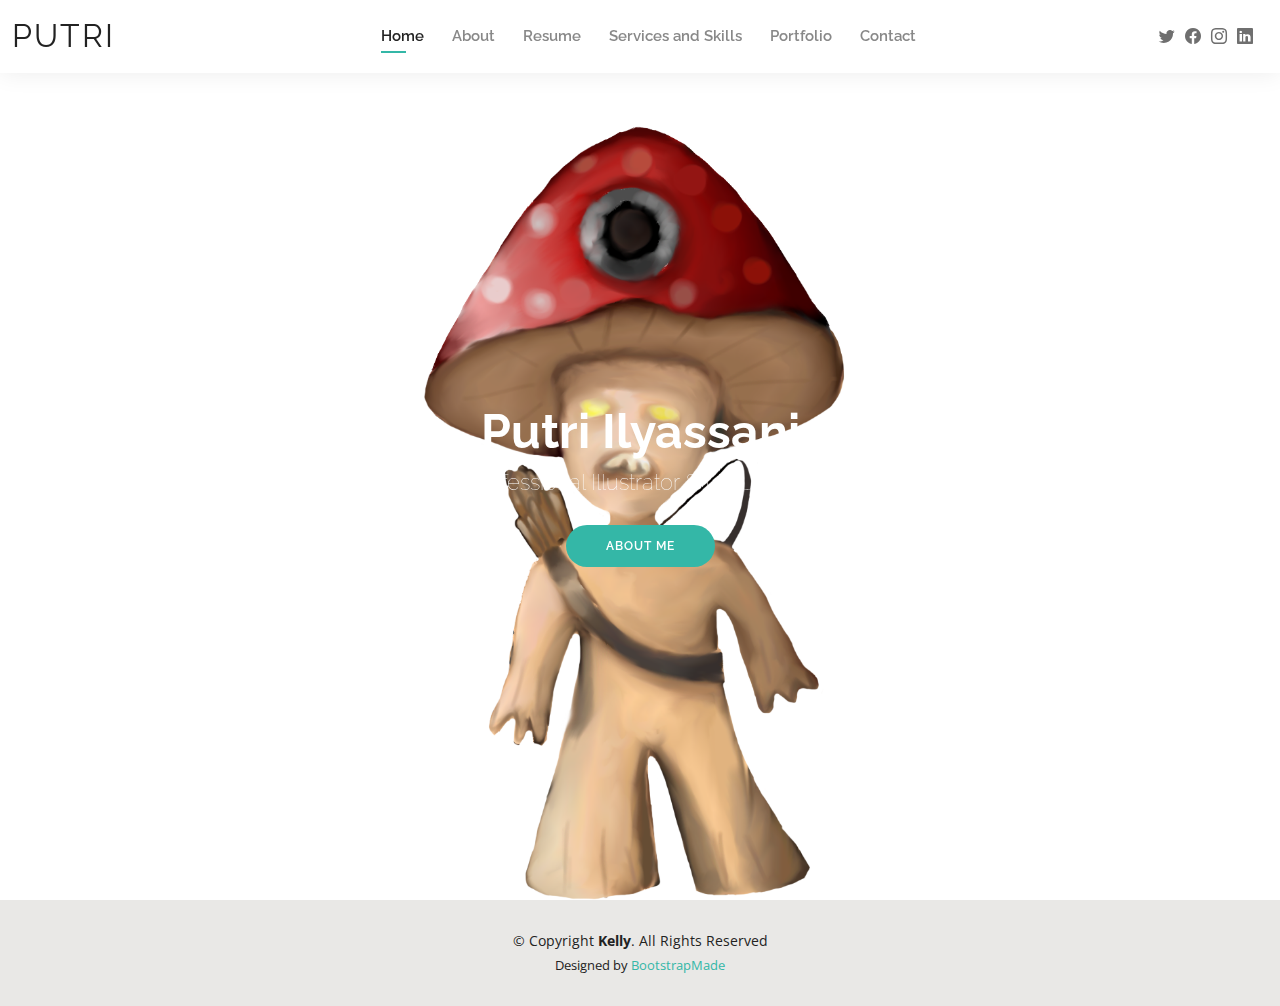
<file: index.html>
<!DOCTYPE html>
<html lang="en">

<head>
  <meta charset="utf-8">
  <meta content="width=device-width, initial-scale=1.0" name="viewport">

  <title>Putri Ilyassani</title>
  <meta content="" name="description">
  <meta content="" name="keywords">

  <!-- Favicons -->
  <link href="assets/img/favicon.png" rel="icon">
  <link href="assets/img/apple-touch-icon.png" rel="apple-touch-icon">

  <!-- Google Fonts -->
  <link href="https://fonts.googleapis.com/css?family=Open+Sans:300,300i,400,400i,600,600i,700,700i|Raleway:300,300i,400,400i,500,500i,600,600i,700,700i|Poppins:300,300i,400,400i,500,500i,600,600i,700,700i" rel="stylesheet">

  <!-- Vendor CSS Files -->
  <link href="assets/vendor/aos/aos.css" rel="stylesheet">
  <link href="assets/vendor/bootstrap/css/bootstrap.min.css" rel="stylesheet">
  <link href="assets/vendor/bootstrap-icons/bootstrap-icons.css" rel="stylesheet">
  <link href="assets/vendor/boxicons/css/boxicons.min.css" rel="stylesheet">
  <link href="assets/vendor/glightbox/css/glightbox.min.css" rel="stylesheet">
  <link href="assets/vendor/swiper/swiper-bundle.min.css" rel="stylesheet">

  <!-- Template Main CSS File -->
  <link href="assets/css/style.css" rel="stylesheet">

  <!-- =======================================================
  * Template Name: Kelly - v4.10.0
  * Template URL: https://bootstrapmade.com/kelly-free-bootstrap-cv-resume-html-template/
  * Author: BootstrapMade.com
  * License: https://bootstrapmade.com/license/
  ======================================================== -->
</head>

<body>

  <!-- ======= Header ======= -->
  <header id="header" class="fixed-top">
    <div class="container-fluid d-flex justify-content-between align-items-center">

      <h1 class="logo me-auto me-lg-0"><a href="index.html">PUTRI</a></h1>
      <!-- Uncomment below if you prefer to use an image logo -->
      <!-- <a href="index.html" class="logo"><img src="assets/img/logo.png" alt="" class="img-fluid"></a>-->

      <nav id="navbar" class="navbar order-last order-lg-0">
        <ul>
          <li><a class="active" href="index.html">Home</a></li>
          <li><a href="about.html">About</a></li>
          <li><a href="resume.html">Resume</a></li>
          <li><a href="services.html">Services and Skills</a></li>
          <li><a href="portfolio.html">Portfolio</a></li>
          <li><a href="contact.html">Contact</a></li>
        </ul>
        <i class="bi bi-list mobile-nav-toggle"></i>
      </nav><!-- .navbar -->

      <div class="header-social-links">
        <a href="#" class="twitter"><i class="bi bi-twitter"></i></a>
        <a href="#" class="facebook"><i class="bi bi-facebook"></i></a>
        <a href="#" class="instagram"><i class="bi bi-instagram"></i></a>
        <a href="#" class="linkedin"><i class="bi bi-linkedin"></i></i></a>
      </div>

    </div>

  </header><!-- End Header -->

  <!-- ======= Hero Section ======= -->
  <section id="hero" class="d-flex align-items-center">
    <div class="container d-flex flex-column align-items-center" data-aos="zoom-in" data-aos-delay="100">
      <h1>Putri Ilyassani</h1>
      <h2>I'm a professional Illustrator &amp; UI/UX Designer</h2>
      <a href="about.html" class="btn-about">About Me</a>
    </div>
  </section><!-- End Hero -->

  <!-- ======= Footer ======= -->
  <footer id="footer">
    <div class="container">
      <div class="copyright">
        &copy; Copyright <strong><span>Kelly</span></strong>. All Rights Reserved
      </div>
      <div class="credits">
        <!-- All the links in the footer should remain intact. -->
        <!-- You can delete the links only if you purchased the pro version. -->
        <!-- Licensing information: https://bootstrapmade.com/license/ -->
        <!-- Purchase the pro version with working PHP/AJAX contact form: https://bootstrapmade.com/kelly-free-bootstrap-cv-resume-html-template/ -->
        Designed by <a href="https://bootstrapmade.com/">BootstrapMade</a>
      </div>
    </div>
  </footer><!-- End  Footer -->

  <div id="preloader"></div>
  <a href="#" class="back-to-top d-flex align-items-center justify-content-center"><i class="bi bi-arrow-up-short"></i></a>

  <!-- Vendor JS Files -->
  <script src="assets/vendor/purecounter/purecounter_vanilla.js"></script>
  <script src="assets/vendor/aos/aos.js"></script>
  <script src="assets/vendor/bootstrap/js/bootstrap.bundle.min.js"></script>
  <script src="assets/vendor/glightbox/js/glightbox.min.js"></script>
  <script src="assets/vendor/isotope-layout/isotope.pkgd.min.js"></script>
  <script src="assets/vendor/swiper/swiper-bundle.min.js"></script>
  <script src="assets/vendor/waypoints/noframework.waypoints.js"></script>
  <script src="assets/vendor/php-email-form/validate.js"></script>

  <!-- Template Main JS File -->
  <script src="assets/js/main.js"></script>

</body>

</html>
</file>
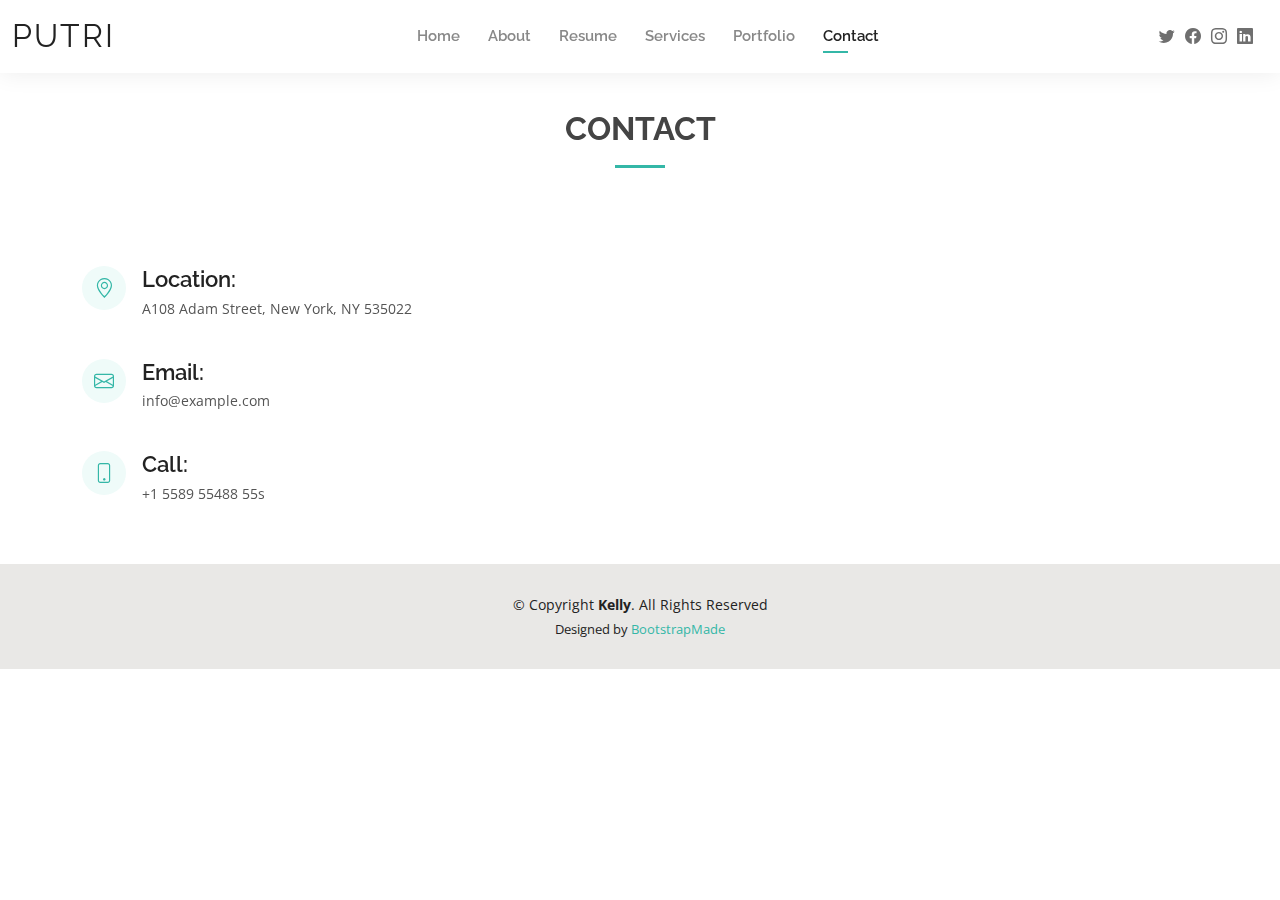
<file: contact.html>
<!DOCTYPE html>
<html lang="en">

<head>
  <meta charset="utf-8">
  <meta content="width=device-width, initial-scale=1.0" name="viewport">

  <title>Contact - Kelly Bootstrap Template</title>
  <meta content="" name="description">
  <meta content="" name="keywords">

  <!-- Favicons -->
  <link href="assets/img/favicon.png" rel="icon">
  <link href="assets/img/apple-touch-icon.png" rel="apple-touch-icon">

  <!-- Google Fonts -->
  <link href="https://fonts.googleapis.com/css?family=Open+Sans:300,300i,400,400i,600,600i,700,700i|Raleway:300,300i,400,400i,500,500i,600,600i,700,700i|Poppins:300,300i,400,400i,500,500i,600,600i,700,700i" rel="stylesheet">

  <!-- Vendor CSS Files -->
  <link href="assets/vendor/aos/aos.css" rel="stylesheet">
  <link href="assets/vendor/bootstrap/css/bootstrap.min.css" rel="stylesheet">
  <link href="assets/vendor/bootstrap-icons/bootstrap-icons.css" rel="stylesheet">
  <link href="assets/vendor/boxicons/css/boxicons.min.css" rel="stylesheet">
  <link href="assets/vendor/glightbox/css/glightbox.min.css" rel="stylesheet">
  <link href="assets/vendor/swiper/swiper-bundle.min.css" rel="stylesheet">

  <!-- Template Main CSS File -->
  <link href="assets/css/style.css" rel="stylesheet">

  <!-- =======================================================
  * Template Name: Kelly - v4.10.0
  * Template URL: https://bootstrapmade.com/kelly-free-bootstrap-cv-resume-html-template/
  * Author: BootstrapMade.com
  * License: https://bootstrapmade.com/license/
  ======================================================== -->
</head>

<body>

  <!-- ======= Header ======= -->
  <header id="header" class="fixed-top">
    <div class="container-fluid d-flex justify-content-between align-items-center">

      <h1 class="logo me-auto me-lg-0"><a href="index.html">PUTRI</a></h1>
      <!-- Uncomment below if you prefer to use an image logo -->
      <!-- <a href="index.html" class="logo"><img src="assets/img/logo.png" alt="" class="img-fluid"></a>-->

      <nav id="navbar" class="navbar order-last order-lg-0">
        <ul>
          <li><a href="index.html">Home</a></li>
          <li><a href="about.html">About</a></li>
          <li><a href="resume.html">Resume</a></li>
          <li><a href="services.html">Services</a></li>
          <li><a href="portfolio.html">Portfolio</a></li>
          <li><a class="active" href="contact.html">Contact</a></li>
        </ul>
        <i class="bi bi-list mobile-nav-toggle"></i>
      </nav><!-- .navbar -->

      <div class="header-social-links">
        <a href="#" class="twitter"><i class="bi bi-twitter"></i></a>
        <a href="#" class="facebook"><i class="bi bi-facebook"></i></a>
        <a href="#" class="instagram"><i class="bi bi-instagram"></i></a>
        <a href="#" class="linkedin"><i class="bi bi-linkedin"></i></i></a>
      </div>

    </div>

  </header><!-- End Header -->

  <main id="main">

    <!-- ======= Contact Section ======= -->
    <section id="contact" class="contact">
      <div class="container" data-aos="fade-up">

        <div class="section-title">
          <h2>Contact</h2>
          <!-- <p>Magnam dolores commodi suscipit. Necessitatibus eius consequatur ex aliquid fuga eum quidem. Sit sint consectetur velit. Quisquam quos quisquam cupiditate. Et nemo qui impedit suscipit alias ea. Quia fugiat sit in iste officiis commodi quidem hic quas.</p> -->
        </div>

        <!-- <div>
          <iframe style="border:0; width: 100%; height: 270px;" src="https://www.google.com/maps/embed?pb=!1m14!1m8!1m3!1d12097.433213460943!2d-74.0062269!3d40.7101282!3m2!1i1024!2i768!4f13.1!3m3!1m2!1s0x0%3A0xb89d1fe6bc499443!2sDowntown+Conference+Center!5e0!3m2!1smk!2sbg!4v1539943755621" frameborder="0" allowfullscreen></iframe>
        </div> -->

        <div class="row mt-5">

          <div class="col-lg-4">
            <div class="info">
              <div class="address">
                <i class="bi bi-geo-alt"></i>
                <h4>Location:</h4>
                <p>A108 Adam Street, New York, NY 535022</p>
              </div>

              <div class="email">
                <i class="bi bi-envelope"></i>
                <h4>Email:</h4>
                <p>info@example.com</p>
              </div>

              <div class="phone">
                <i class="bi bi-phone"></i>
                <h4>Call:</h4>
                <p>+1 5589 55488 55s</p>
              </div>

            </div>

          </div>

          <!-- <div class="col-lg-8 mt-5 mt-lg-0">

            <form action="forms/contact.php" method="post" role="form" class="php-email-form">
              <div class="row">
                <div class="col-md-6 form-group">
                  <input type="text" name="name" class="form-control" id="name" placeholder="Your Name" required>
                </div>
                <div class="col-md-6 form-group mt-3 mt-md-0">
                  <input type="email" class="form-control" name="email" id="email" placeholder="Your Email" required>
                </div>
              </div>
              <div class="form-group mt-3">
                <input type="text" class="form-control" name="subject" id="subject" placeholder="Subject" required>
              </div>
              <div class="form-group mt-3">
                <textarea class="form-control" name="message" rows="5" placeholder="Message" required></textarea>
              </div>
              <div class="my-3">
                <div class="loading">Loading</div>
                <div class="error-message"></div>
                <div class="sent-message">Your message has been sent. Thank you!</div>
              </div>
              <div class="text-center"><button type="submit">Send Message</button></div>
            </form>

          </div> -->

        </div>

      </div>
    </section><!-- End Contact Section -->

  </main><!-- End #main -->

  <!-- ======= Footer ======= -->
  <footer id="footer">
    <div class="container">
      <div class="copyright">
        &copy; Copyright <strong><span>Kelly</span></strong>. All Rights Reserved
      </div>
      <div class="credits">
        <!-- All the links in the footer should remain intact. -->
        <!-- You can delete the links only if you purchased the pro version. -->
        <!-- Licensing information: https://bootstrapmade.com/license/ -->
        <!-- Purchase the pro version with working PHP/AJAX contact form: https://bootstrapmade.com/kelly-free-bootstrap-cv-resume-html-template/ -->
        Designed by <a href="https://bootstrapmade.com/">BootstrapMade</a>
      </div>
    </div>
  </footer><!-- End  Footer -->

  <div id="preloader"></div>
  <a href="#" class="back-to-top d-flex align-items-center justify-content-center"><i class="bi bi-arrow-up-short"></i></a>

  <!-- Vendor JS Files -->
  <script src="assets/vendor/purecounter/purecounter_vanilla.js"></script>
  <script src="assets/vendor/aos/aos.js"></script>
  <script src="assets/vendor/bootstrap/js/bootstrap.bundle.min.js"></script>
  <script src="assets/vendor/glightbox/js/glightbox.min.js"></script>
  <script src="assets/vendor/isotope-layout/isotope.pkgd.min.js"></script>
  <script src="assets/vendor/swiper/swiper-bundle.min.js"></script>
  <script src="assets/vendor/waypoints/noframework.waypoints.js"></script>
  <script src="assets/vendor/php-email-form/validate.js"></script>

  <!-- Template Main JS File -->
  <script src="assets/js/main.js"></script>

</body>

</html>
</file>
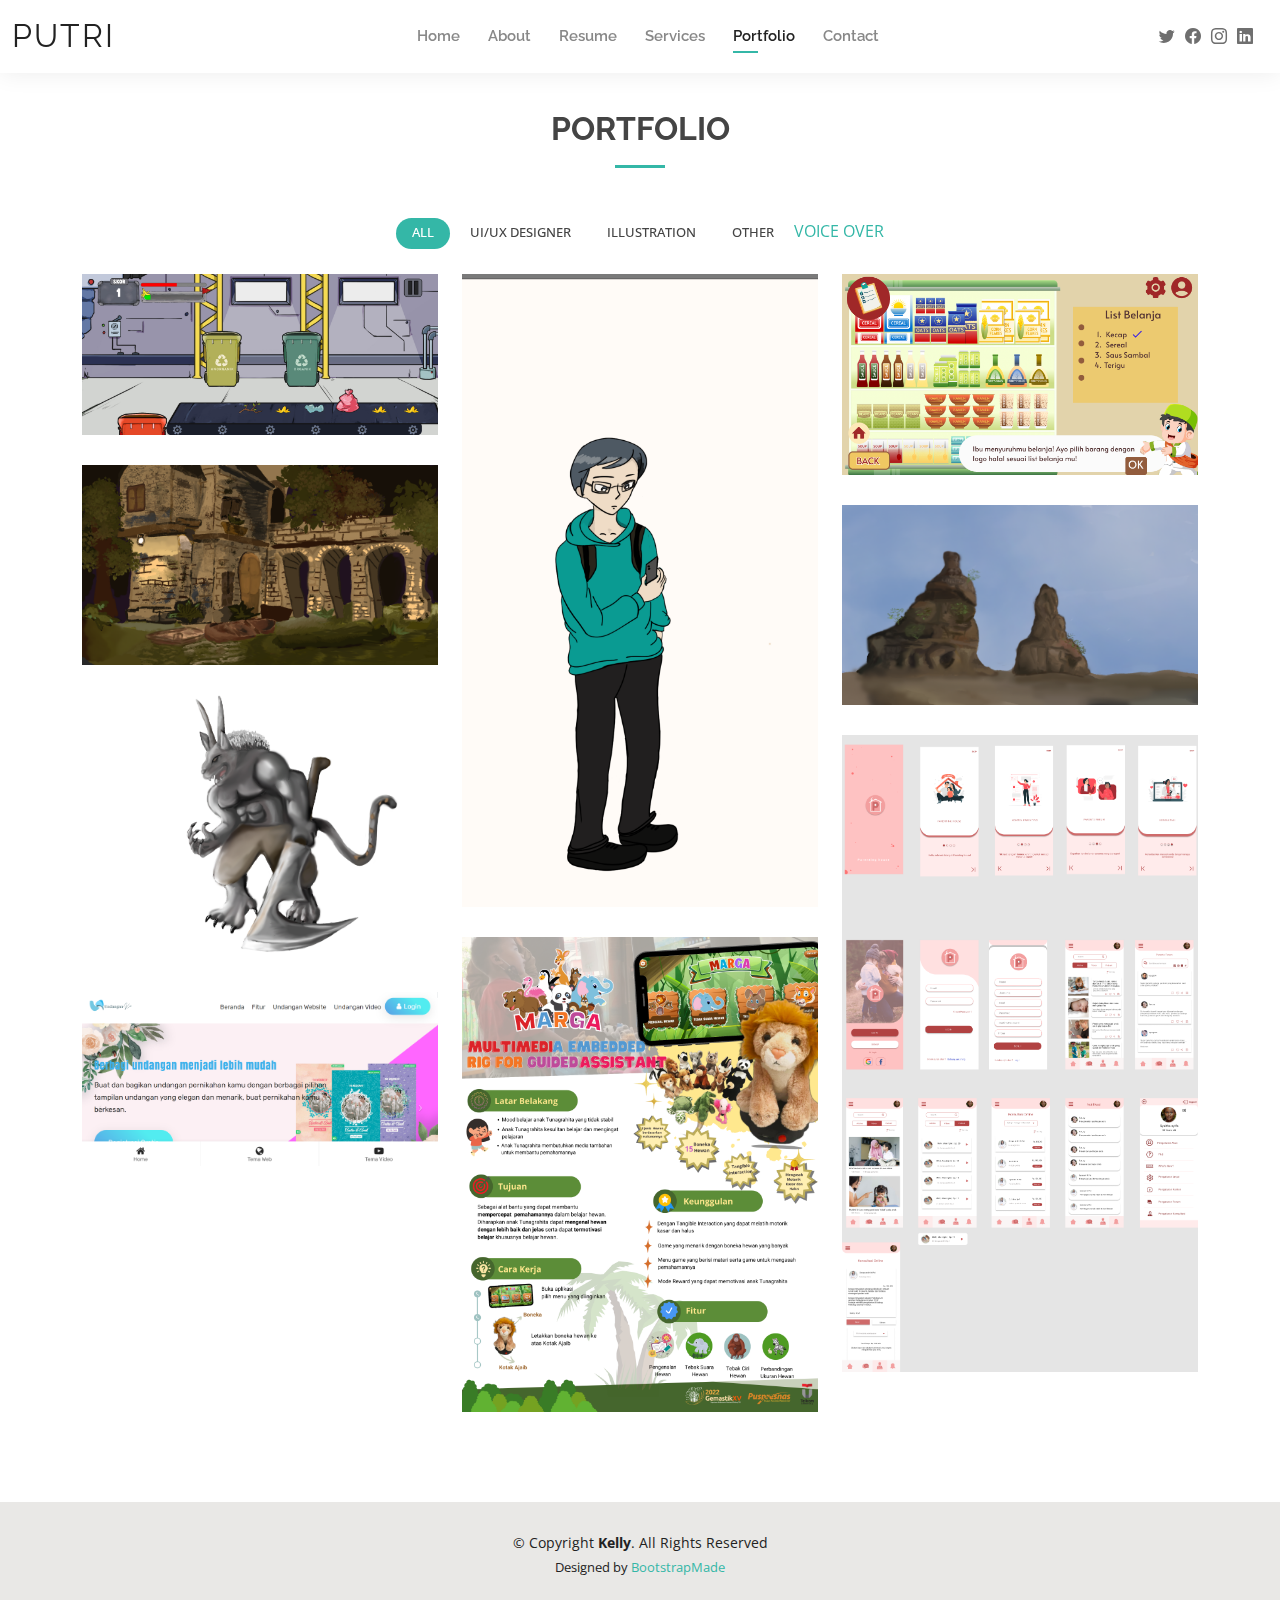
<file: portfolio.html>
<!DOCTYPE html>
<html lang="en">

<head>
  <meta charset="utf-8">
  <meta content="width=device-width, initial-scale=1.0" name="viewport">

  <title>Portfolio - Kelly Bootstrap Template</title>
  <meta content="" name="description">
  <meta content="" name="keywords">

  <!-- Favicons -->
  <link href="assets/img/favicon.png" rel="icon">
  <link href="assets/img/apple-touch-icon.png" rel="apple-touch-icon">

  <!-- Google Fonts -->
  <link href="https://fonts.googleapis.com/css?family=Open+Sans:300,300i,400,400i,600,600i,700,700i|Raleway:300,300i,400,400i,500,500i,600,600i,700,700i|Poppins:300,300i,400,400i,500,500i,600,600i,700,700i" rel="stylesheet">

  <!-- Vendor CSS Files -->
  <link href="assets/vendor/aos/aos.css" rel="stylesheet">
  <link href="assets/vendor/bootstrap/css/bootstrap.min.css" rel="stylesheet">
  <link href="assets/vendor/bootstrap-icons/bootstrap-icons.css" rel="stylesheet">
  <link href="assets/vendor/boxicons/css/boxicons.min.css" rel="stylesheet">
  <link href="assets/vendor/glightbox/css/glightbox.min.css" rel="stylesheet">
  <link href="assets/vendor/swiper/swiper-bundle.min.css" rel="stylesheet">

  <!-- Template Main CSS File -->
  <link href="assets/css/style.css" rel="stylesheet">

  <!-- =======================================================
  * Template Name: Kelly - v4.10.0
  * Template URL: https://bootstrapmade.com/kelly-free-bootstrap-cv-resume-html-template/
  * Author: BootstrapMade.com
  * License: https://bootstrapmade.com/license/
  ======================================================== -->
</head>

<body>

  <!-- ======= Header ======= -->
  <header id="header" class="fixed-top">
    <div class="container-fluid d-flex justify-content-between align-items-center">

      <h1 class="logo me-auto me-lg-0"><a href="index.html">PUTRI</a></h1>
      <!-- Uncomment below if you prefer to use an image logo -->
      <!-- <a href="index.html" class="logo"><img src="assets/img/logo.png" alt="" class="img-fluid"></a>-->

      <nav id="navbar" class="navbar order-last order-lg-0">
        <ul>
          <li><a href="index.html">Home</a></li>
          <li><a href="about.html">About</a></li>
          <li><a href="resume.html">Resume</a></li>
          <li><a href="services.html">Services</a></li>
          <li><a class="active" href="portfolio.html">Portfolio</a></li>
          <li><a href="contact.html">Contact</a></li>
        </ul>
        <i class="bi bi-list mobile-nav-toggle"></i>
      </nav><!-- .navbar -->

      <div class="header-social-links">
        <a href="#" class="twitter"><i class="bi bi-twitter"></i></a>
        <a href="#" class="facebook"><i class="bi bi-facebook"></i></a>
        <a href="#" class="instagram"><i class="bi bi-instagram"></i></a>
        <a href="#" class="linkedin"><i class="bi bi-linkedin"></i></i></a>
      </div>

    </div>

  </header><!-- End Header -->

  <main id="main">

    <!-- ======= Portfolio Section ======= -->
    <section id="portfolio" class="portfolio">
      <div class="container" data-aos="fade-up">

        <div class="section-title">
          <h2>Portfolio</h2>
          <!-- <p>Magnam dolores commodi suscipit. Necessitatibus eius consequatur ex aliquid fuga eum quidem. Sit sint consectetur velit. Quisquam quos quisquam cupiditate. Et nemo qui impedit suscipit alias ea. Quia fugiat sit in iste officiis commodi quidem hic quas.</p> -->
        </div>

        <div class="row" data-aos="fade-up" data-aos-delay="100">
          <div class="col-lg-12 d-flex justify-content-center">
            <ul id="portfolio-flters">
              <li data-filter="*" class="filter-active">All</li>
              <li data-filter=".filter-app">UI/UX Designer</li>
              <li data-filter=".filter-web">Illustration</li>
              <li data-filter=".filter-card">Other</li>
              <a href="https://drive.google.com/drive/folders/19Ff9MphugRzVAwA4L6XJW6zJTQkxspQQ?usp=share_link" target="_blank">VOICE OVER</a>
            </ul>
          </div>
        </div>

        <div class="row portfolio-container" data-aos="fade-up" data-aos-delay="200">

          <div class="col-lg-4 col-md-6 portfolio-item filter-app">
            <div class="portfolio-wrap">
              <img src="assets/img/portfolio/G5.jpg" class="img-fluid" alt="">
              <div class="portfolio-info">
                <h4>UI/UX Garbage Collector Game</h4>
                <p>UI/UX Game</p>
                <div class="portfolio-links">
                  <a href="assets/img/portfolio/G5.jpg" data-gallery="portfolioGallery" class="portfolio-lightbox" title="UI/UX Game 1"><i class="bx bx-plus"></i></a>
                  <a href="https://drive.google.com/drive/folders/1BltgaTGmXVt-thu8_O75ZfG3L0z3TbWn?usp=share_link" target="_blank" title="Portfolio Details"><i class="bx bx-link"></i></a>
                </div>
              </div>
            </div>
          </div>

          <div class="col-lg-4 col-md-6 portfolio-item filter-web">
            <div class="portfolio-wrap">
              <img src="assets/img/portfolio/I1.png" class="img-fluid" alt="">
              <div class="portfolio-info">
                <h4>Illustration 1</h4>
                <p>Illustration</p>
                <div class="portfolio-links">
                  <a href="assets/img/portfolio/I1.png" data-gallery="portfolioGallery" class="portfolio-lightbox" title="Illustration 1"><i class="bx bx-plus"></i></a>
                  <!-- <a href="#" class="portfolio-details-lightbox" data-glightbox="type: external" title="Portfolio Details"><i class="bx bx-link"></i></a> -->
                </div>
              </div>
            </div>
          </div>

          <div class="col-lg-4 col-md-6 portfolio-item filter-app">
            <div class="portfolio-wrap">
              <img src="assets/img/portfolio/S4.png" class="img-fluid" alt="">
              <div class="portfolio-info">
                <h4>UI/UX SALAM!!! Game</h4>
                <p>UI/UX Game</p>
                <div class="portfolio-links">
                  <a href="assets/img/portfolio/S4.png" data-gallery="portfolioGallery" class="portfolio-lightbox" title="UI/UX Game 1"><i class="bx bx-plus"></i></a>
                  <a href="https://drive.google.com/drive/folders/1DUxzgz45SoUPO5tswfampzVkzcIQBk6E?usp=share_link" target="_blank" title="Portfolio Details"><i class="bx bx-link"></i></a>
                </div>
              </div>
            </div>
          </div>

          <div class="col-lg-4 col-md-6 portfolio-item filter-web">
            <div class="portfolio-wrap">
              <img src="assets/img/portfolio/A1.png" class="img-fluid" alt="">
              <div class="portfolio-info">
                <h4>Illustration 2</h4>
                <p>Illustration</p>
                <div class="portfolio-links">
                  <a href="assets/img/portfolio/A1.png" data-gallery="portfolioGallery" class="portfolio-lightbox" title="Illustration 2"><i class="bx bx-plus"></i></a>
                  <!-- <a href="portfolio-details.html" class="portfolio-details-lightbox" data-glightbox="type: external" title="Portfolio Details"><i class="bx bx-link"></i></a> -->
                </div>
              </div>
            </div>
          </div>

          <div class="col-lg-4 col-md-6 portfolio-item filter-web">
            <div class="portfolio-wrap">
              <img src="assets/img/portfolio/A2.png" class="img-fluid" alt="">
              <div class="portfolio-info">
                <h4>Illustration 3</h4>
                <p>Illustration</p>
                <div class="portfolio-links">
                  <a href="assets/img/portfolio/A2.png" data-gallery="portfolioGallery" class="portfolio-lightbox" title="Illustration 3"><i class="bx bx-plus"></i></a>
                  <!-- <a href="portfolio-details.html" class="portfolio-details-lightbox" data-glightbox="type: external" title="Portfolio Details"><i class="bx bx-link"></i></a> -->
                </div>
              </div>
            </div>
          </div>

          <div class="col-lg-4 col-md-6 portfolio-item filter-web">
            <div class="portfolio-wrap">
              <img src="assets/img/portfolio/A3.png" class="img-fluid" alt="">
              <div class="portfolio-info">
                <h4>Illustration 4</h4>
                <p>Illustration</p>
                <div class="portfolio-links">
                  <a href="assets/img/portfolio/A3.png" data-gallery="portfolioGallery" class="portfolio-lightbox" title="Illustration 4"><i class="bx bx-plus"></i></a>
                  <!-- <a href="portfolio-details.html" class="portfolio-details-lightbox" data-glightbox="type: external" title="Portfolio Details"><i class="bx bx-link"></i></a> -->
                </div>
              </div>
            </div>
          </div>

          <div class="col-lg-4 col-md-6 portfolio-item filter-app">
            <div class="portfolio-wrap">
              <img src="assets/img/portfolio/U1.png" class="img-fluid" alt="">
              <div class="portfolio-info">
                <h4>UI/UX Parent House Apps</h4>
                <p>UI/UX</p>
                <div class="portfolio-links">
                  <a href="assets/img/portfolio/U1.png" data-gallery="portfolioGallery" class="portfolio-lightbox" title="Card 1"><i class="bx bx-plus"></i></a>
                  <a href="https://www.figma.com/file/YlBHTAovDukHQKndB7E6AA/ParentHouse?node-id=0-1" target="_blank" title="Portfolio Details"><i class="bx bx-link"></i></a>
                </div>
              </div>
            </div>
          </div>

          <div class="col-lg-4 col-md-6 portfolio-item filter-card">
            <div class="portfolio-wrap">
              <img src="assets/img/portfolio/X1.png" class="img-fluid" alt="">
              <div class="portfolio-info">
                <h4>Poster Marga</h4>
                <p>Other</p>
                <div class="portfolio-links">
                  <a href="assets/img/portfolio/X1.png" data-gallery="portfolioGallery" class="portfolio-lightbox" title="Card 3"><i class="bx bx-plus"></i></a>
                  <!-- <a href="portfolio-details.html" class="portfolio-details-lightbox" data-glightbox="type: external" title="Portfolio Details"><i class="bx bx-link"></i></a> -->
                </div>
              </div>
            </div>
          </div>

          <div class="col-lg-4 col-md-6 portfolio-item filter-card">
            <div class="portfolio-wrap">
              <img src="assets/img/portfolio/X3.png" class="img-fluid" alt="">
              <div class="portfolio-info">
                <h4>Poster Undangan-Ku</h4>
                <p>Other</p>
                <div class="portfolio-links">
                  <a href="assets/img/portfolio/X3.png" data-gallery="portfolioGallery" class="portfolio-lightbox" title="Web 3"><i class="bx bx-plus"></i></a>
                  <!-- <a href="portfolio-details.html" class="portfolio-details-lightbox" data-glightbox="type: external" title="Portfolio Details"><i class="bx bx-link"></i></a> -->
                </div>
              </div>
            </div>
          </div>

        </div>

      </div>
    </section><!-- End Portfolio Section -->

  </main><!-- End #main -->

  <!-- ======= Footer ======= -->
  <footer id="footer">
    <div class="container">
      <div class="copyright">
        &copy; Copyright <strong><span>Kelly</span></strong>. All Rights Reserved
      </div>
      <div class="credits">
        <!-- All the links in the footer should remain intact. -->
        <!-- You can delete the links only if you purchased the pro version. -->
        <!-- Licensing information: https://bootstrapmade.com/license/ -->
        <!-- Purchase the pro version with working PHP/AJAX contact form: https://bootstrapmade.com/kelly-free-bootstrap-cv-resume-html-template/ -->
        Designed by <a href="https://bootstrapmade.com/">BootstrapMade</a>
      </div>
    </div>
  </footer><!-- End  Footer -->

  <div id="preloader"></div>
  <a href="#" class="back-to-top d-flex align-items-center justify-content-center"><i class="bi bi-arrow-up-short"></i></a>

  <!-- Vendor JS Files -->
  <script src="assets/vendor/purecounter/purecounter_vanilla.js"></script>
  <script src="assets/vendor/aos/aos.js"></script>
  <script src="assets/vendor/bootstrap/js/bootstrap.bundle.min.js"></script>
  <script src="assets/vendor/glightbox/js/glightbox.min.js"></script>
  <script src="assets/vendor/isotope-layout/isotope.pkgd.min.js"></script>
  <script src="assets/vendor/swiper/swiper-bundle.min.js"></script>
  <script src="assets/vendor/waypoints/noframework.waypoints.js"></script>
  <script src="assets/vendor/php-email-form/validate.js"></script>

  <!-- Template Main JS File -->
  <script src="assets/js/main.js"></script>

</body>

</html>
</file>
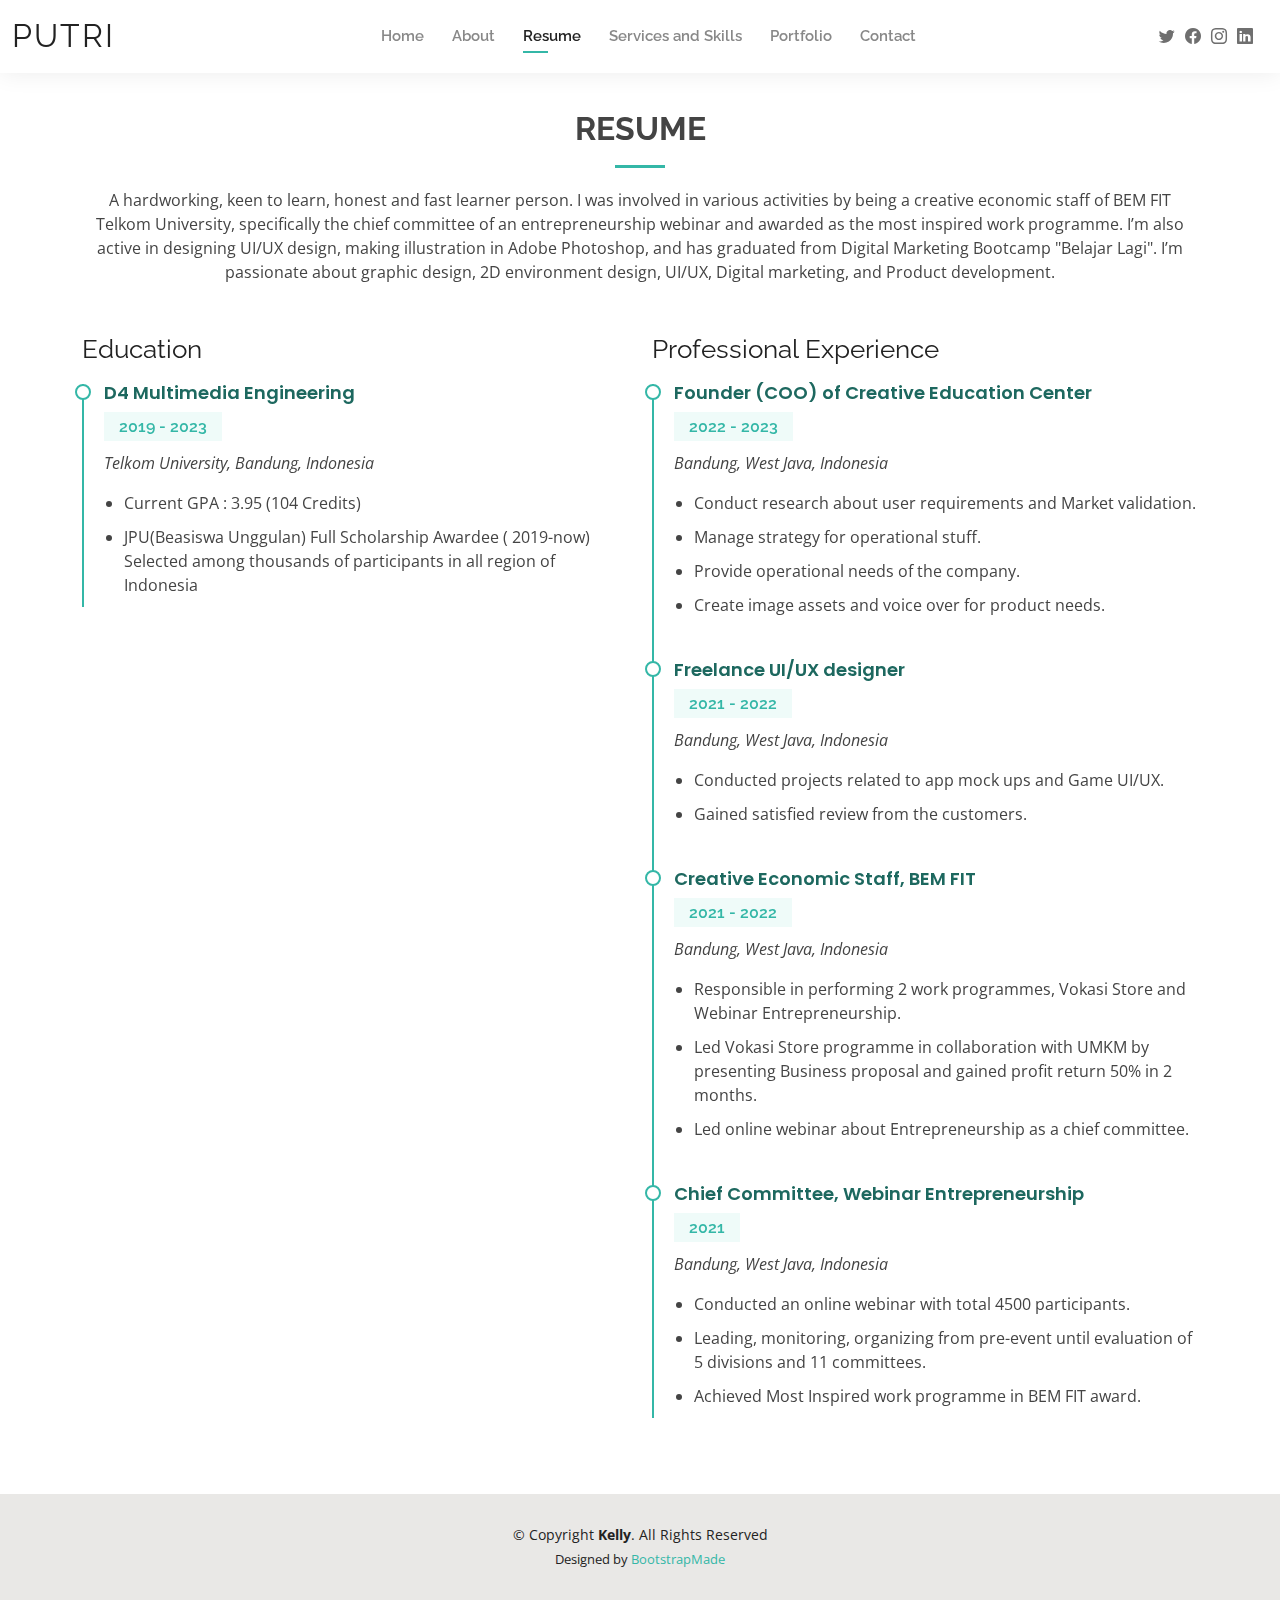
<file: resume.html>
<!DOCTYPE html>
<html lang="en">

<head>
  <meta charset="utf-8">
  <meta content="width=device-width, initial-scale=1.0" name="viewport">

  <title>Resume - Putri</title>
  <meta content="" name="description">
  <meta content="" name="keywords">

  <!-- Favicons -->
  <link href="assets/img/favicon.png" rel="icon">
  <link href="assets/img/apple-touch-icon.png" rel="apple-touch-icon">

  <!-- Google Fonts -->
  <link href="https://fonts.googleapis.com/css?family=Open+Sans:300,300i,400,400i,600,600i,700,700i|Raleway:300,300i,400,400i,500,500i,600,600i,700,700i|Poppins:300,300i,400,400i,500,500i,600,600i,700,700i" rel="stylesheet">

  <!-- Vendor CSS Files -->
  <link href="assets/vendor/aos/aos.css" rel="stylesheet">
  <link href="assets/vendor/bootstrap/css/bootstrap.min.css" rel="stylesheet">
  <link href="assets/vendor/bootstrap-icons/bootstrap-icons.css" rel="stylesheet">
  <link href="assets/vendor/boxicons/css/boxicons.min.css" rel="stylesheet">
  <link href="assets/vendor/glightbox/css/glightbox.min.css" rel="stylesheet">
  <link href="assets/vendor/swiper/swiper-bundle.min.css" rel="stylesheet">

  <!-- Template Main CSS File -->
  <link href="assets/css/style.css" rel="stylesheet">

  <!-- =======================================================
  * Template Name: Kelly - v4.10.0
  * Template URL: https://bootstrapmade.com/kelly-free-bootstrap-cv-resume-html-template/
  * Author: BootstrapMade.com
  * License: https://bootstrapmade.com/license/
  ======================================================== -->
</head>

<body>

  <!-- ======= Header ======= -->
  <header id="header" class="fixed-top">
    <div class="container-fluid d-flex justify-content-between align-items-center">

      <h1 class="logo me-auto me-lg-0"><a href="index.html">PUTRI</a></h1>
      <!-- Uncomment below if you prefer to use an image logo -->
      <!-- <a href="index.html" class="logo"><img src="assets/img/logo.png" alt="" class="img-fluid"></a>-->

      <nav id="navbar" class="navbar order-last order-lg-0">
        <ul>
          <li><a href="index.html">Home</a></li>
          <li><a href="about.html">About</a></li>
          <li><a class="active" href="resume.html">Resume</a></li>
          <li><a href="services.html">Services and Skills</a></li>
          <li><a href="portfolio.html">Portfolio</a></li>
          <li><a href="contact.html">Contact</a></li>
        </ul>
        <i class="bi bi-list mobile-nav-toggle"></i>
      </nav><!-- .navbar -->

      <div class="header-social-links">
        <a href="#" class="twitter"><i class="bi bi-twitter"></i></a>
        <a href="#" class="facebook"><i class="bi bi-facebook"></i></a>
        <a href="#" class="instagram"><i class="bi bi-instagram"></i></a>
        <a href="#" class="linkedin"><i class="bi bi-linkedin"></i></i></a>
      </div>

    </div>

  </header><!-- End Header -->

  <main id="main">

    <!-- ======= Resume Section ======= -->
    <section id="resume" class="resume">
      <div class="container" data-aos="fade-up">

        <div class="section-title">
          <h2>Resume</h2>
          <p>A hardworking, keen to learn, honest and fast learner person. I was involved in various
            activities by being a creative economic staff of BEM FIT Telkom University, specifically the
            chief committee of an entrepreneurship webinar and awarded as the most inspired work
            programme. I’m also active in designing UI/UX design, making illustration in Adobe
            Photoshop, and has graduated from Digital Marketing Bootcamp "Belajar Lagi". I’m
            passionate about graphic design, 2D environment design, UI/UX, Digital marketing, and
            Product development.
            </p>
        </div>

        <div class="row">
          <div class="col-lg-6">
            <!-- <h3 class="resume-title">Sumary</h3>
            <div class="resume-item pb-0">
              <h4>Alice Barkley</h4>
              <p><em>Innovative and deadline-driven Graphic Designer with 3+ years of experience designing and developing user-centered digital/print marketing material from initial concept to final, polished deliverable.</em></p>
              <p>
              <ul>
                <li>Portland par 127,Orlando, FL</li>
                <li>(123) 456-7891</li>
                <li>alice.barkley@example.com</li>
              </ul>
              </p>
            </div> -->

            <h3 class="resume-title">Education</h3>
            <div class="resume-item">
              <h4>D4 Multimedia Engineering</h4>
              <h5>2019 - 2023</h5>
              <p><em>Telkom University, Bandung, Indonesia</em></p>
              <p>
                <ul>
                  <li>Current GPA : 3.95 (104 Credits)</li>
                  <li>JPU(Beasiswa Unggulan) Full Scholarship Awardee ( 2019-now)
                  Selected among thousands of participants in all region of Indonesia</li>
                </ul>
              </p>
            </div>
          </div>
          <div class="col-lg-6">
            <h3 class="resume-title">Professional Experience</h3>
            <div class="resume-item">
              <h4>Founder (COO) of Creative Education Center</h4>
              <h5>2022 - 2023</h5>
              <p><em>Bandung, West Java, Indonesia</em></p>
              <p>
              <ul>
                <li>Conduct research about user requirements and Market validation.</li>
                <li>Manage strategy for operational stuff.</li>
                <li>Provide operational needs of the company.</li>
                <li>Create image assets and voice over for product needs.</li>
              </ul>
              </p>
            </div>
            <div class="resume-item">
              <h4>Freelance UI/UX designer</h4>
              <h5>2021 - 2022</h5>
              <p><em>Bandung, West Java, Indonesia</em></p>
              <p>
              <ul>
                <li>Conducted projects related to app mock ups and Game UI/UX.</li>
                <li>Gained satisfied review from the customers.</li>
              </ul>
              </p>
            </div>
            <div class="resume-item">
              <h4>Creative Economic Staff, BEM FIT</h4>
              <h5>2021 - 2022</h5>
              <p><em>Bandung, West Java, Indonesia</em></p>
              <p>
              <ul>
                <li>Responsible in performing 2 work programmes, Vokasi Store and Webinar Entrepreneurship.</li>
                <li>Led Vokasi Store programme in collaboration with UMKM by presenting Business proposal and gained profit return 50% in 2 months.</li>
                <li>Led online webinar about Entrepreneurship as a chief committee.</li>
              </ul>
              </p>
            </div>
            <div class="resume-item">
              <h4>Chief Committee, Webinar Entrepreneurship</h4>
              <h5>2021</h5>
              <p><em>Bandung, West Java, Indonesia</em></p>
              <p>
              <ul>
                <li>Conducted an online webinar with total 4500 participants.</li>
                <li>Leading, monitoring, organizing from pre-event until evaluation of 5 divisions and 11 committees.</li>
                <li>Achieved Most Inspired work programme in BEM FIT award.</li>
              </ul>
              </p>
            </div>            
          </div>
        </div>

      </div>
    </section><!-- End Resume Section -->

  </main><!-- End #main -->

  <!-- ======= Footer ======= -->
  <footer id="footer">
    <div class="container">
      <div class="copyright">
        &copy; Copyright <strong><span>Kelly</span></strong>. All Rights Reserved
      </div>
      <div class="credits">
        <!-- All the links in the footer should remain intact. -->
        <!-- You can delete the links only if you purchased the pro version. -->
        <!-- Licensing information: https://bootstrapmade.com/license/ -->
        <!-- Purchase the pro version with working PHP/AJAX contact form: https://bootstrapmade.com/kelly-free-bootstrap-cv-resume-html-template/ -->
        Designed by <a href="https://bootstrapmade.com/">BootstrapMade</a>
      </div>
    </div>
  </footer><!-- End  Footer -->

  <div id="preloader"></div>
  <a href="#" class="back-to-top d-flex align-items-center justify-content-center"><i class="bi bi-arrow-up-short"></i></a>

  <!-- Vendor JS Files -->
  <script src="assets/vendor/purecounter/purecounter_vanilla.js"></script>
  <script src="assets/vendor/aos/aos.js"></script>
  <script src="assets/vendor/bootstrap/js/bootstrap.bundle.min.js"></script>
  <script src="assets/vendor/glightbox/js/glightbox.min.js"></script>
  <script src="assets/vendor/isotope-layout/isotope.pkgd.min.js"></script>
  <script src="assets/vendor/swiper/swiper-bundle.min.js"></script>
  <script src="assets/vendor/waypoints/noframework.waypoints.js"></script>
  <script src="assets/vendor/php-email-form/validate.js"></script>

  <!-- Template Main JS File -->
  <script src="assets/js/main.js"></script>

</body>

</html>
</file>
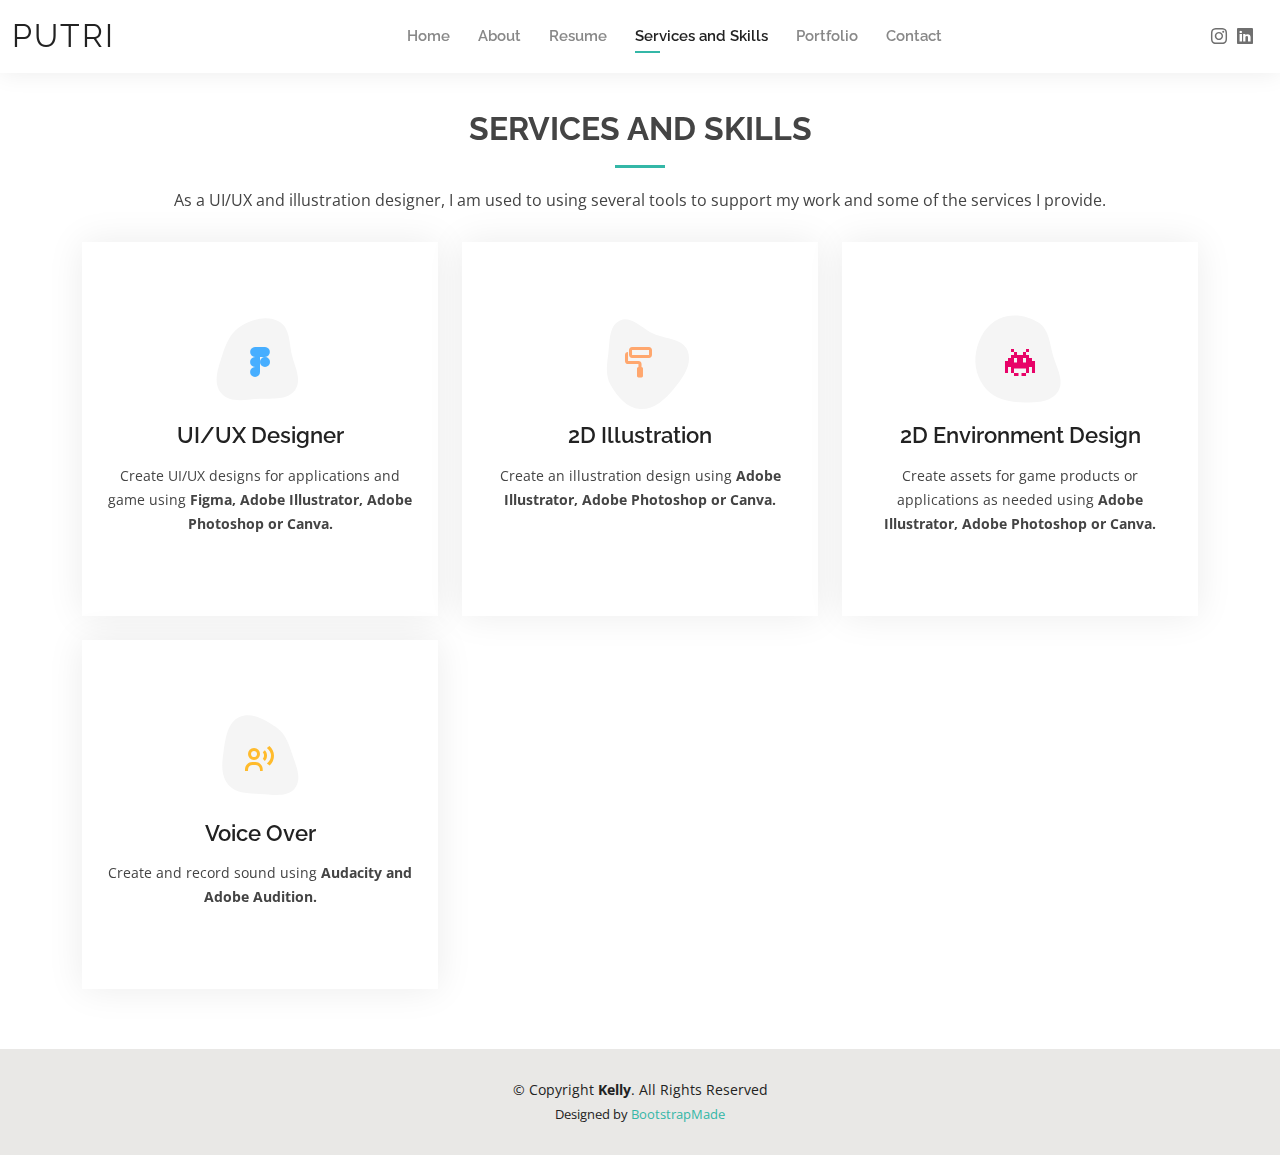
<file: services.html>
<!DOCTYPE html>
<html lang="en">

<head>
  <meta charset="utf-8">
  <meta content="width=device-width, initial-scale=1.0" name="viewport">

  <title>Services and Skills - Putri</title>
  <meta content="" name="description">
  <meta content="" name="keywords">

  <!-- Favicons -->
  <link href="assets/img/favicon.png" rel="icon">
  <link href="assets/img/apple-touch-icon.png" rel="apple-touch-icon">

  <!-- Google Fonts -->
  <link href="https://fonts.googleapis.com/css?family=Open+Sans:300,300i,400,400i,600,600i,700,700i|Raleway:300,300i,400,400i,500,500i,600,600i,700,700i|Poppins:300,300i,400,400i,500,500i,600,600i,700,700i" rel="stylesheet">

  <!-- Vendor CSS Files -->
  <link href="assets/vendor/aos/aos.css" rel="stylesheet">
  <link href="assets/vendor/bootstrap/css/bootstrap.min.css" rel="stylesheet">
  <link href="assets/vendor/bootstrap-icons/bootstrap-icons.css" rel="stylesheet">
  <link href="assets/vendor/boxicons/css/boxicons.min.css" rel="stylesheet">
  <link href="assets/vendor/glightbox/css/glightbox.min.css" rel="stylesheet">
  <link href="assets/vendor/swiper/swiper-bundle.min.css" rel="stylesheet">

  <!-- Template Main CSS File -->
  <link href="assets/css/style.css" rel="stylesheet">

  <!-- =======================================================
  * Template Name: Kelly - v4.10.0
  * Template URL: https://bootstrapmade.com/kelly-free-bootstrap-cv-resume-html-template/
  * Author: BootstrapMade.com
  * License: https://bootstrapmade.com/license/
  ======================================================== -->
</head>

<body>

  <!-- ======= Header ======= -->
  <header id="header" class="fixed-top">
    <div class="container-fluid d-flex justify-content-between align-items-center">

      <h1 class="logo me-auto me-lg-0"><a href="index.html">PUTRI</a></h1>
      <!-- Uncomment below if you prefer to use an image logo -->
      <!-- <a href="index.html" class="logo"><img src="assets/img/logo.png" alt="" class="img-fluid"></a>-->

      <nav id="navbar" class="navbar order-last order-lg-0">
        <ul>
          <li><a href="index.html">Home</a></li>
          <li><a href="about.html">About</a></li>
          <li><a href="resume.html">Resume</a></li>
          <li><a class="active" href="services.html">Services and Skills</a></li>
          <li><a href="portfolio.html">Portfolio</a></li>
          <li><a href="contact.html">Contact</a></li>
        </ul>
        <i class="bi bi-list mobile-nav-toggle"></i>
      </nav><!-- .navbar -->

      <div class="header-social-links">
        <!-- <a href="#" class="twitter"><i class="bi bi-twitter"></i></a> -->
        <!-- <a href="#" class="facebook"><i class="bi bi-facebook"></i></a> -->
        <a href="https://instagram.com/putri_ilyas?igshid=YmMyMTA2M2Y=" target="_blank" class="instagram"><i class="bi bi-instagram"></i></a>
        <a href="https://www.linkedin.com/in/putri-ilyassani-b8560b177/" target="_blank" class="linkedin"><i class="bi bi-linkedin"></i></i></a>
      </div>

    </div>

  </header><!-- End Header -->

  <main id="main">

    <!-- ======= Services Section ======= -->
    <section id="services" class="services">
      <div class="container" data-aos="fade-up">

        <div class="section-title">
          <h2>Services and Skills</h2>
          <p>As a UI/UX and illustration designer, I am used to using several tools to support my work and some of the services I provide.</p>
        </div>

        <div class="row">
          <div class="col-lg-4 col-md-6 d-flex align-items-stretch" data-aos="zoom-in" data-aos-delay="100">
            <div class="icon-box iconbox-blue">
              <div class="icon">
                <svg width="100" height="100" viewBox="0 0 600 600" xmlns="http://www.w3.org/2000/svg">
                  <path stroke="none" stroke-width="0" fill="#f5f5f5" d="M300,521.0016835830174C376.1290562159157,517.8887921683347,466.0731472004068,529.7835943286574,510.70327084640275,468.03025145048787C554.3714126377745,407.6079735673963,508.03601936045806,328.9844924480964,491.2728898941984,256.3432110539036C474.5976632858925,184.082847569629,479.9380746630129,96.60480741107993,416.23090153303,58.64404602377083C348.86323505073057,18.502131276798302,261.93793281208167,40.57373210992963,193.5410806939664,78.93577620505333C130.42746243093433,114.334589627462,98.30271207620316,179.96522072025542,76.75703585869454,249.04625023123273C51.97151888228291,328.5150500222984,13.704378332031375,421.85034740162234,66.52175969318436,486.19268352777647C119.04800174914682,550.1803526380478,217.28368757567262,524.383925680826,300,521.0016835830174"></path>
                </svg>
                <!-- <i class="bx bxl-dribbble"></i> -->
                <i class='bx bxl-figma'></i>
              </div>
              <h4><a href="">UI/UX Designer</a></h4>
              <p>Create UI/UX designs for applications and game using <b>Figma, Adobe Illustrator, Adobe Photoshop or Canva.</b></p>
            </div>
          </div>

          <div class="col-lg-4 col-md-6 d-flex align-items-stretch mt-4 mt-md-0" data-aos="zoom-in" data-aos-delay="200">
            <div class="icon-box iconbox-orange ">
              <div class="icon">
                <svg width="100" height="100" viewBox="0 0 600 600" xmlns="http://www.w3.org/2000/svg">
                  <path stroke="none" stroke-width="0" fill="#f5f5f5" d="M300,582.0697525312426C382.5290701553225,586.8405444964366,449.9789794690241,525.3245884688669,502.5850820975895,461.55621195738473C556.606425686781,396.0723002908107,615.8543463187945,314.28637112970534,586.6730223649479,234.56875336149918C558.9533121215079,158.8439757836574,454.9685369536778,164.00468322053177,381.49747125262974,130.76875717737553C312.15926192815925,99.40240125094834,248.97055460311594,18.661163978235184,179.8680185752513,50.54337015887873C110.5421016452524,82.52863877960104,119.82277516462835,180.83849132639028,109.12597500060166,256.43424936330496C100.08760227029461,320.3096726198365,92.17705696193138,384.0621239912766,124.79988738764834,439.7174275375508C164.83382741302287,508.01625554203684,220.96474134820875,577.5009287672846,300,582.0697525312426"></path>
                </svg>
                <!-- <i class="bx bx-file"></i> -->
                <i class='bx bx-paint-roll'></i>
              </div>
              <h4><a href="">2D Illustration</a></h4>
              <p>Create an illustration design using <b>Adobe Illustrator, Adobe Photoshop or Canva.</b></p>
            </div>
          </div>

          <div class="col-lg-4 col-md-6 d-flex align-items-stretch mt-4 mt-lg-0" data-aos="zoom-in" data-aos-delay="300">
            <div class="icon-box iconbox-pink">
              <div class="icon">
                <svg width="100" height="100" viewBox="0 0 600 600" xmlns="http://www.w3.org/2000/svg">
                  <path stroke="none" stroke-width="0" fill="#f5f5f5" d="M300,541.5067337569781C382.14930387511276,545.0595476570109,479.8736841581634,548.3450877840088,526.4010558755058,480.5488172755941C571.5218469581645,414.80211281144784,517.5187510058486,332.0715597781072,496.52539010469104,255.14436215662573C477.37192572678356,184.95920475031193,473.57363656557914,105.61284051026155,413.0603344069578,65.22779650032875C343.27470386102294,18.654635553484475,251.2091493199835,5.337323636656869,175.0934190732945,40.62881213300186C97.87086631185822,76.43348514350839,51.98124368387456,156.15599469081315,36.44837278890362,239.84606092416172C21.716077023791087,319.22268207091537,43.775223500013084,401.1760424656574,96.891909868211,461.97329694683043C147.22146801428983,519.5804099606455,223.5754009179313,538.201503339737,300,541.5067337569781"></path>
                </svg>
                <!-- <i class="bx bx-tachometer"></i> -->
                <i class='bx bxs-invader' ></i>
              </div>
              <h4><a href="">2D Environment Design</a></h4>
              <p>Create assets for game products or applications as needed using <b>Adobe Illustrator, Adobe Photoshop or Canva.</b></p>
            </div>
          </div>

          <div class="col-lg-4 col-md-6 d-flex align-items-stretch mt-4" data-aos="zoom-in" data-aos-delay="100">
            <div class="icon-box iconbox-yellow">
              <div class="icon">
                <svg width="100" height="100" viewBox="0 0 600 600" xmlns="http://www.w3.org/2000/svg">
                  <path stroke="none" stroke-width="0" fill="#f5f5f5" d="M300,503.46388370962813C374.79870501325706,506.71871716319447,464.8034551963731,527.1746412648533,510.4981551193396,467.86667711651364C555.9287308511215,408.9015244558933,512.6030010748507,327.5744911775523,490.211057578863,256.5855673507754C471.097692560561,195.9906835881958,447.69079081568157,138.11976852964426,395.19560036434837,102.3242989838813C329.3053358748298,57.3949838291264,248.02791733380457,8.279543830951368,175.87071277845988,42.242879143198664C103.41431057327972,76.34704239035025,93.79494320519305,170.9812938413882,81.28167332365135,250.07896920659033C70.17666984294237,320.27484674793965,64.84698225790005,396.69656628748305,111.28512138212992,450.4950937839243C156.20124167950087,502.5303643271138,231.32542653798444,500.4755392045468,300,503.46388370962813"></path>
                </svg>
                <!-- <i class="bx bx-layer"></i> -->
                <i class='bx bx-user-voice'></i>
              </div>
              <h4><a href="">Voice Over</a></h4>
              <p>Create and record sound using <b>Audacity and Adobe Audition.</b></p>
            </div>
          </div>

          <!-- <div class="col-lg-4 col-md-6 d-flex align-items-stretch mt-4" data-aos="zoom-in" data-aos-delay="200">
            <div class="icon-box iconbox-red">
              <div class="icon">
                <svg width="100" height="100" viewBox="0 0 600 600" xmlns="http://www.w3.org/2000/svg">
                  <path stroke="none" stroke-width="0" fill="#f5f5f5" d="M300,532.3542879108572C369.38199826031484,532.3153073249985,429.10787420159085,491.63046689027357,474.5244479745417,439.17860296908856C522.8885846962883,383.3225815378663,569.1668002868075,314.3205725914397,550.7432151929288,242.7694973846089C532.6665558377875,172.5657663291529,456.2379748765914,142.6223662098291,390.3689995646985,112.34683881706744C326.66090330228417,83.06452184765237,258.84405631176094,53.51806209861945,193.32584062364296,78.48882559362697C121.61183558270385,105.82097193414197,62.805066853699245,167.19869350419734,48.57481801355237,242.6138429142374C34.843463184063346,315.3850353017275,76.69343916112496,383.4422959591041,125.22947124332185,439.3748458443577C170.7312796277747,491.8107796887764,230.57421082200815,532.3932930995766,300,532.3542879108572"></path>
                </svg>
                <i class="bx bx-slideshow"></i>
              </div>
              <h4><a href="">Dele Cardo</a></h4>
              <p>Quis consequatur saepe eligendi voluptatem consequatur dolor consequuntur</p>
            </div>
          </div>

          <div class="col-lg-4 col-md-6 d-flex align-items-stretch mt-4" data-aos="zoom-in" data-aos-delay="300">
            <div class="icon-box iconbox-teal">
              <div class="icon">
                <svg width="100" height="100" viewBox="0 0 600 600" xmlns="http://www.w3.org/2000/svg">
                  <path stroke="none" stroke-width="0" fill="#f5f5f5" d="M300,566.797414625762C385.7384707136149,576.1784315230908,478.7894351017131,552.8928747891023,531.9192734346935,484.94944893311C584.6109503024035,417.5663521118492,582.489472248146,322.67544863468447,553.9536738515405,242.03673114598146C529.1557734026468,171.96086150256528,465.24506316201064,127.66468636344209,395.9583748389544,100.7403814666027C334.2173773831606,76.7482773500951,269.4350130405921,84.62216499799875,207.1952322260088,107.2889140133804C132.92018162631612,134.33871894543012,41.79353780512637,160.00259165414826,22.644507872594943,236.69541883565114C3.319112789854554,314.0945973066697,72.72355303640163,379.243833228382,124.04198916343866,440.3218312028393C172.9286146004772,498.5055451809895,224.45579914871206,558.5317968840102,300,566.797414625762"></path>
                </svg>
                <i class="bx bx-arch"></i>
              </div>
              <h4><a href="">Divera Don</a></h4>
              <p>Modi nostrum vel laborum. Porro fugit error sit minus sapiente sit aspernatur</p>
            </div>
          </div> -->

        </div>

      </div>
    </section><!-- End Services Section -->

  </main><!-- End #main -->

  <!-- ======= Footer ======= -->
  <footer id="footer">
    <div class="container">
      <div class="copyright">
        &copy; Copyright <strong><span>Kelly</span></strong>. All Rights Reserved
      </div>
      <div class="credits">
        <!-- All the links in the footer should remain intact. -->
        <!-- You can delete the links only if you purchased the pro version. -->
        <!-- Licensing information: https://bootstrapmade.com/license/ -->
        <!-- Purchase the pro version with working PHP/AJAX contact form: https://bootstrapmade.com/kelly-free-bootstrap-cv-resume-html-template/ -->
        Designed by <a href="https://bootstrapmade.com/">BootstrapMade</a>
      </div>
    </div>
  </footer><!-- End  Footer -->

  <div id="preloader"></div>
  <a href="#" class="back-to-top d-flex align-items-center justify-content-center"><i class="bi bi-arrow-up-short"></i></a>

  <!-- Vendor JS Files -->
  <script src="assets/vendor/purecounter/purecounter_vanilla.js"></script>
  <script src="assets/vendor/aos/aos.js"></script>
  <script src="assets/vendor/bootstrap/js/bootstrap.bundle.min.js"></script>
  <script src="assets/vendor/glightbox/js/glightbox.min.js"></script>
  <script src="assets/vendor/isotope-layout/isotope.pkgd.min.js"></script>
  <script src="assets/vendor/swiper/swiper-bundle.min.js"></script>
  <script src="assets/vendor/waypoints/noframework.waypoints.js"></script>
  <script src="assets/vendor/php-email-form/validate.js"></script>

  <!-- Template Main JS File -->
  <script src="assets/js/main.js"></script>

</body>

</html>
</file>
<file: assets/css/style.css>
/**
* Template Name: Kelly - v4.10.0
* Template URL: https://bootstrapmade.com/kelly-free-bootstrap-cv-resume-html-template/
* Author: BootstrapMade.com
* License: https://bootstrapmade.com/license/
*/

/*--------------------------------------------------------------
# General
--------------------------------------------------------------*/
body {
  font-family: "Open Sans", sans-serif;
  color: #444444;
}

a {
  color: #34b7a7;
  text-decoration: none;
}

a:hover {
  color: #51cdbe;
  text-decoration: none;
}

h1,
h2,
h3,
h4,
h5,
h6 {
  font-family: "Raleway", sans-serif;
}

#main {
  margin-top: 50px;
}

@media (max-width: 992px) {
  #main {
    margin-top: 30px;
  }
}

/*--------------------------------------------------------------
# Preloader
--------------------------------------------------------------*/
#preloader {
  position: fixed;
  top: 0;
  left: 0;
  right: 0;
  bottom: 0;
  z-index: 9999;
  overflow: hidden;
  background: #fff;
}

#preloader:before {
  content: "";
  position: fixed;
  top: calc(50% - 30px);
  left: calc(50% - 30px);
  border: 6px solid #34b7a7;
  border-top-color: #dcf5f2;
  border-radius: 50%;
  width: 60px;
  height: 60px;
  -webkit-animation: animate-preloader 1s linear infinite;
  animation: animate-preloader 1s linear infinite;
}

@-webkit-keyframes animate-preloader {
  0% {
    transform: rotate(0deg);
  }

  100% {
    transform: rotate(360deg);
  }
}

@keyframes animate-preloader {
  0% {
    transform: rotate(0deg);
  }

  100% {
    transform: rotate(360deg);
  }
}

/*--------------------------------------------------------------
# Back to top button
--------------------------------------------------------------*/
.back-to-top {
  position: fixed;
  visibility: hidden;
  opacity: 0;
  right: 15px;
  bottom: 15px;
  z-index: 996;
  background: #34b7a7;
  width: 40px;
  height: 40px;
  border-radius: 50px;
  transition: all 0.4s;
}

.back-to-top i {
  font-size: 24px;
  color: #fff;
  line-height: 0;
}

.back-to-top:hover {
  background: #49cbbb;
  color: #fff;
}

.back-to-top.active {
  visibility: visible;
  opacity: 1;
}

/*--------------------------------------------------------------
# Header
--------------------------------------------------------------*/
#header {
  /* background: #e9e8e6; */
  background: #ffffff;
  /* background-color: rgba(255,255,255,0.1); */
  box-shadow: 0px 0px 25px 0 rgba(0, 0, 0, 0.08);
  z-index: 997;
  padding: 15px 0;
  transition: 0.5s;

  /* opacity: 50%; */
}

/* #header:hover {
  background: #ffffff;
  transition: 0.5s; */
  /* background-color: rgba(255,255,255,0.5); */
 /* } */

#header .logo {
  font-size: 32px;
  margin: 0;
  padding: 0;
  line-height: 1;
  font-weight: 400;
  letter-spacing: 2px;
  text-transform: uppercase;
}

#header .logo a {
  color: #222222;
}

#header .logo img {
  max-height: 40px;
}

@media (max-width: 992px) {
  #header .logo {
    font-size: 28px;
  }
}

/*--------------------------------------------------------------
# Header Social Links
--------------------------------------------------------------*/
.header-social-links {
  padding-right: 15px;
}

.header-social-links a {
  color: #6f6f6f;
  padding-left: 6px;
  display: inline-block;
  line-height: 0px;
  transition: 0.3s;
  font-size: 16px;
}

.header-social-links a:hover {
  color: #34b7a7;
}

/*--------------------------------------------------------------
# Navigation Menu
--------------------------------------------------------------*/
/**
* Desktop Navigation 
*/
.navbar {
  padding: 0;
}

.navbar ul {
  margin: 0;
  padding: 0;
  display: flex;
  list-style: none;
  align-items: center;
}

.navbar li {
  position: relative;
  padding: 10px 0 10px 28px;
}

.navbar a,
.navbar a:focus {
  display: flex;
  align-items: center;
  justify-content: space-between;
  font-family: "Raleway", sans-serif;
  font-size: 15px;
  font-weight: 600;
  color: #888888;
  white-space: nowrap;
  transition: 0.3s;
  position: relative;
}

.navbar a i,
.navbar a:focus i {
  font-size: 12px;
  line-height: 0;
  margin-left: 5px;
}

.navbar>ul>li>a:before {
  content: "";
  position: absolute;
  width: 0;
  height: 2px;
  bottom: -5px;
  left: 0;
  background-color: #34b7a7;
  visibility: hidden;
  width: 0px;
  transition: all 0.3s ease-in-out 0s;
}

.navbar a:hover:before,
.navbar li:hover>a:before,
.navbar .active:before {
  visibility: visible;
  width: 25px;
}

.navbar a:hover,
.navbar .active,
.navbar .active:focus,
.navbar li:hover>a {
  color: #222222;
}

.navbar .dropdown ul {
  display: block;
  position: absolute;
  left: 14px;
  top: calc(100% + 30px);
  margin: 0;
  padding: 10px 0;
  z-index: 99;
  opacity: 0;
  visibility: hidden;
  background: #fff;
  box-shadow: 0px 0px 30px rgba(127, 137, 161, 0.25);
  transition: 0.3s;
  border-radius: 4px;
}

.navbar .dropdown ul li {
  min-width: 200px;
  padding: 0;
}

.navbar .dropdown ul a {
  padding: 10px 20px;
  font-size: 15px;
  text-transform: none;
  font-weight: 600;
}

.navbar .dropdown ul a i {
  font-size: 12px;
}

.navbar .dropdown ul a:hover,
.navbar .dropdown ul .active:hover,
.navbar .dropdown ul li:hover>a {
  color: #34b7a7;
}

.navbar .dropdown:hover>ul {
  opacity: 1;
  top: 100%;
  visibility: visible;
}

.navbar .dropdown .dropdown ul {
  top: 0;
  left: calc(100% - 30px);
  visibility: hidden;
}

.navbar .dropdown .dropdown:hover>ul {
  opacity: 1;
  top: 0;
  left: 100%;
  visibility: visible;
}

@media (max-width: 1366px) {
  .navbar .dropdown .dropdown ul {
    left: -90%;
  }

  .navbar .dropdown .dropdown:hover>ul {
    left: -100%;
  }
}

/**
* Mobile Navigation 
*/
.mobile-nav-toggle {
  color: #222222;
  font-size: 28px;
  cursor: pointer;
  display: none;
  line-height: 0;
  transition: 0.5s;
}

.mobile-nav-toggle.bi-x {
  color: #fff;
}

@media (max-width: 991px) {
  .mobile-nav-toggle {
    display: block;
  }

  .navbar ul {
    display: none;
  }
}

.navbar-mobile {
  position: fixed;
  overflow: hidden;
  top: 0;
  right: 0;
  left: 0;
  bottom: 0;
  background: rgba(9, 9, 9, 0.9);
  transition: 0.3s;
  z-index: 999;
}

.navbar-mobile .mobile-nav-toggle {
  position: absolute;
  top: 15px;
  right: 15px;
}

.navbar-mobile ul {
  display: block;
  position: absolute;
  top: 55px;
  right: 15px;
  bottom: 15px;
  left: 15px;
  padding: 10px 0;
  border-radius: 10px;
  background-color: #fff;
  overflow-y: auto;
  transition: 0.3s;
}

.navbar-mobile a,
.navbar-mobile a:focus {
  font-size: 15px;
  padding-right: 15px;
  color: #222222;
}

.navbar-mobile a:hover,
.navbar-mobile .active,
.navbar-mobile li:hover>a {
  color: #34b7a7;
}

.navbar-mobile .getstarted,
.navbar-mobile .getstarted:focus {
  margin: 15px;
}

.navbar-mobile .dropdown ul {
  position: static;
  display: none;
  margin: 10px 20px;
  padding: 10px 0;
  z-index: 99;
  opacity: 1;
  visibility: visible;
  background: #fff;
  box-shadow: 0px 0px 30px rgba(127, 137, 161, 0.25);
}

.navbar-mobile .dropdown ul li {
  min-width: 200px;
}

.navbar-mobile .dropdown ul a {
  padding: 10px 20px;
}

.navbar-mobile .dropdown ul a i {
  font-size: 12px;
}

.navbar-mobile .dropdown ul a:hover,
.navbar-mobile .dropdown ul .active:hover,
.navbar-mobile .dropdown ul li:hover>a {
  color: #34b7a7;
}

.navbar-mobile .dropdown>.dropdown-active {
  display: block;
}

/*--------------------------------------------------------------
# Hero Section
--------------------------------------------------------------*/
#hero {
  width: 100%;
  height: 100vh;
  background: url("../img/portfolio/A5.png") top right;
  background-size: cover;
  background-repeat: no-repeat, no-repeat;
  background-position:center;
}

#hero .container {
  padding-top: 70px;
  position: relative;
}

@media (max-width: 992px) {
  #hero .container {
    padding-top: 58px;
  }
}

#hero h1 {
  margin: 0;
  font-size: 48px;
  font-weight: 700;
  line-height: 56px;
  color: white;
}

#hero h2 {
  color: white;
  margin: 10px 0 0 0;
  font-size: 22px;
  font-weight: 100;
}

#hero .btn-about {
  font-family: "Raleway", sans-serif;
  text-transform: uppercase;
  font-weight: 600;
  font-size: 12px;
  letter-spacing: 1px;
  display: inline-block;
  padding: 12px 40px;
  border-radius: 50px;
  transition: 0.5s;
  margin-top: 30px;
  color: #fff;
  background: #34b7a7;
}

#hero .btn-about:hover {
  background: #3dc8b7;
}

@media (min-width: 1024px) {
  #hero {
    background-attachment: fixed;
  }
}

@media (max-width: 992px) {
  #hero:before {
    content: "";
    background: rgba(255, 255, 255, 0.8);
    position: absolute;
    bottom: 0;
    top: 0;
    left: 0;
    right: 0;
  }

  #hero h1 {
    font-size: 28px;
    line-height: 36px;
    color: slategrey;
  }

  #hero h2 {
    font-size: 18px;
    line-height: 24px;
    color: black;
  }
}

/*--------------------------------------------------------------
# Sections General
--------------------------------------------------------------*/
section {
  padding: 60px 0;
}

.section-bg {
  background-color: #e7f8f6;
}

.section-title {
  text-align: center;
  padding-bottom: 30px;
}

.section-title h2 {
  font-size: 32px;
  font-weight: bold;
  text-transform: uppercase;
  margin-bottom: 20px;
  padding-bottom: 20px;
  position: relative;
}

.section-title h2::after {
  content: "";
  position: absolute;
  display: block;
  width: 50px;
  height: 3px;
  background: #34b7a7;
  bottom: 0;
  left: calc(50% - 25px);
}

.section-title p {
  margin-bottom: 0;
}

/*--------------------------------------------------------------
# Cta
--------------------------------------------------------------*/
.cta {
  background: linear-gradient(rgba(0, 0, 0, 0.6), rgba(0, 0, 0, 0.6)), url("../img/bg-1.jpg") fixed center center;
  background-size: cover;
  padding: 80px 0;
}

.cta h3 {
  color: #fff;
  font-size: 28px;
  font-weight: 700;
}

.cta p {
  color: #fff;
}

.cta .cta-btn {
  font-family: "Raleway", sans-serif;
  text-transform: uppercase;
  font-weight: 500;
  font-size: 16px;
  letter-spacing: 1px;
  display: inline-block;
  padding: 8px 20px;
  border-radius: 2px;
  transition: 0.5s;
  margin: 10px;
  border: 2px solid #fff;
  color: #fff;
}

.cta .cta-btn:hover {
  background: #34b7a7;
  border: 2px solid #34b7a7;
}

@media (max-width: 1024px) {
  .cta {
    background-attachment: scroll;
  }
}

@media (min-width: 769px) {
  .cta .cta-btn-container {
    display: flex;
    align-items: center;
    justify-content: flex-end;
  }
}

/*--------------------------------------------------------------
# About
--------------------------------------------------------------*/
.about .content h3 {
  font-weight: 700;
  font-size: 26px;
  color: #555555;
}

.about .content ul {
  list-style: none;
  padding: 0;
}

.about .content ul li {
  padding-bottom: 10px;
}

.about .content ul i {
  font-size: 20px;
  padding-right: 2px;
  color: #34b7a7;
}

.about .content p:last-child {
  margin-bottom: 0;
}

/*--------------------------------------------------------------
# Skills
--------------------------------------------------------------*/
.skills .progress {
  height: 60px;
  display: block;
  background: none;
  border-radius: 0;
}

.skills .progress .skill {
  padding: 10px 0;
  margin: 0 0 6px 0;
  text-transform: uppercase;
  display: block;
  font-weight: 600;
  font-family: "Poppins", sans-serif;
  color: #222222;
}

.skills .progress .skill .val {
  float: right;
  font-style: normal;
}

.skills .progress-bar-wrap {
  background: #f3f3f3;
}

.skills .progress-bar {
  width: 1px;
  height: 10px;
  transition: 0.9s;
  background-color: #34b7a7;
}

/*--------------------------------------------------------------
# Facts
--------------------------------------------------------------*/
.facts .counters span {
  font-size: 48px;
  display: block;
  color: #34b7a7;
}

.facts .counters p {
  padding: 0;
  margin: 0 0 20px 0;
  font-family: "Raleway", sans-serif;
  font-size: 14px;
}

/*--------------------------------------------------------------
# Testimonials
--------------------------------------------------------------*/
.testimonials .section-header {
  margin-bottom: 40px;
}

.testimonials .testimonials-carousel,
.testimonials .testimonials-slider {
  overflow: hidden;
}

.testimonials .testimonial-item {
  text-align: center;
}

.testimonials .testimonial-item .testimonial-img {
  width: 120px;
  border-radius: 50%;
  border: 4px solid #fff;
  margin: 0 auto;
}

.testimonials .testimonial-item h3 {
  font-size: 20px;
  font-weight: bold;
  margin: 10px 0 5px 0;
  color: #111;
}

.testimonials .testimonial-item h4 {
  font-size: 14px;
  color: #999;
  margin: 0 0 15px 0;
}

.testimonials .testimonial-item .quote-icon-left,
.testimonials .testimonial-item .quote-icon-right {
  color: #c8efea;
  font-size: 26px;
}

.testimonials .testimonial-item .quote-icon-left {
  display: inline-block;
  left: -5px;
  position: relative;
}

.testimonials .testimonial-item .quote-icon-right {
  display: inline-block;
  right: -5px;
  position: relative;
  top: 10px;
}

.testimonials .testimonial-item p {
  font-style: italic;
  margin: 0 auto 15px auto;
}

@media (min-width: 992px) {
  .testimonials .testimonial-item p {
    width: 80%;
  }
}

.testimonials .swiper-pagination {
  margin-top: 20px;
  position: relative;
}

.testimonials .swiper-pagination .swiper-pagination-bullet {
  width: 12px;
  height: 12px;
  background-color: #fff;
  opacity: 1;
  border: 1px solid #34b7a7;
}

.testimonials .swiper-pagination .swiper-pagination-bullet-active {
  background-color: #34b7a7;
}

/*--------------------------------------------------------------
# Resume
--------------------------------------------------------------*/
.resume .resume-title {
  font-size: 26px;
  font-weight: 400;
  margin-top: 20px;
  margin-bottom: 20px;
  color: #222222;
}

.resume .resume-item {
  padding: 0 0 20px 20px;
  margin-top: -2px;
  border-left: 2px solid #34b7a7;
  position: relative;
}

.resume .resume-item h4 {
  line-height: 18px;
  font-size: 18px;
  font-weight: 600;
  font-family: "Poppins", sans-serif;
  color: #1d685f;
  margin-bottom: 10px;
}

.resume .resume-item h5 {
  font-size: 16px;
  background: #effbf9;
  padding: 5px 15px;
  display: inline-block;
  font-weight: 600;
  margin-bottom: 10px;
  color: #34b7a7;
}

.resume .resume-item ul {
  padding-left: 20px;
}

.resume .resume-item ul li {
  padding-bottom: 10px;
}

.resume .resume-item:last-child {
  padding-bottom: 0;
}

.resume .resume-item::before {
  content: "";
  position: absolute;
  width: 16px;
  height: 16px;
  border-radius: 50px;
  left: -9px;
  top: 0;
  background: #fff;
  border: 2px solid #34b7a7;
}

/*--------------------------------------------------------------
# Services
--------------------------------------------------------------*/
.services .icon-box {
  text-align: center;
  padding: 70px 20px 80px 20px;
  transition: all ease-in-out 0.3s;
  background: #fff;
  box-shadow: 0px 0 35px 0 rgba(0, 0, 0, 0.08);
}

.services .icon-box .icon {
  margin: 0 auto;
  width: 100px;
  height: 100px;
  display: flex;
  align-items: center;
  justify-content: center;
  transition: ease-in-out 0.3s;
  position: relative;
}

.services .icon-box .icon i {
  font-size: 36px;
  transition: 0.5s;
  position: relative;
}

.services .icon-box .icon svg {
  position: absolute;
  top: 0;
  left: 0;
}

.services .icon-box .icon svg path {
  transition: 0.5s;
  fill: #f5f5f5;
}

.services .icon-box h4 {
  font-weight: 600;
  margin: 10px 0 15px 0;
  font-size: 22px;
}

.services .icon-box h4 a {
  color: #222222;
  transition: ease-in-out 0.3s;
}

.services .icon-box p {
  line-height: 24px;
  font-size: 14px;
  margin-bottom: 0;
}

.services .iconbox-blue i {
  color: #47aeff;
}

.services .iconbox-blue:hover .icon i {
  color: #fff;
}

.services .iconbox-blue:hover .icon path {
  fill: #47aeff;
}

.services .iconbox-orange i {
  color: #ffa76e;
}

.services .iconbox-orange:hover .icon i {
  color: #fff;
}

.services .iconbox-orange:hover .icon path {
  fill: #ffa76e;
}

.services .iconbox-pink i {
  color: #e80368;
}

.services .iconbox-pink:hover .icon i {
  color: #fff;
}

.services .iconbox-pink:hover .icon path {
  fill: #e80368;
}

.services .iconbox-yellow i {
  color: #ffbb2c;
}

.services .iconbox-yellow:hover .icon i {
  color: #fff;
}

.services .iconbox-yellow:hover .icon path {
  fill: #ffbb2c;
}

.services .iconbox-red i {
  color: #ff5828;
}

.services .iconbox-red:hover .icon i {
  color: #fff;
}

.services .iconbox-red:hover .icon path {
  fill: #ff5828;
}

.services .iconbox-teal i {
  color: #11dbcf;
}

.services .iconbox-teal:hover .icon i {
  color: #fff;
}

.services .iconbox-teal:hover .icon path {
  fill: #11dbcf;
}

/*--------------------------------------------------------------
# Portfolio
--------------------------------------------------------------*/
.portfolio .portfolio-item {
  margin-bottom: 30px;
}

.portfolio #portfolio-flters {
  padding: 0;
  margin: 0 auto 20px auto;
  list-style: none;
  text-align: center;
}

.portfolio #portfolio-flters li {
  cursor: pointer;
  display: inline-block;
  padding: 8px 16px 10px 16px;
  font-size: 13px;
  font-weight: 500;
  line-height: 1;
  text-transform: uppercase;
  color: #444444;
  margin-bottom: 5px;
  transition: all 0.3s ease-in-out;
  border-radius: 50px;
}

.portfolio #portfolio-flters li:hover,
.portfolio #portfolio-flters li.filter-active {
  color: #fff;
  background: #34b7a7;
}

.portfolio #portfolio-flters li:last-child {
  margin-right: 0;
}

.portfolio .portfolio-wrap {
  transition: 0.3s;
  position: relative;
  overflow: hidden;
  z-index: 1;
  background: rgba(34, 34, 34, 0.6);
}

.portfolio .portfolio-wrap::before {
  content: "";
  background: rgba(34, 34, 34, 0.6);
  position: absolute;
  left: 0;
  right: 0;
  top: 0;
  bottom: 0;
  transition: all ease-in-out 0.3s;
  z-index: 2;
  opacity: 0;
}

.portfolio .portfolio-wrap img {
  transition: all ease-in-out 0.3s;
}

.portfolio .portfolio-wrap .portfolio-info {
  opacity: 0;
  position: absolute;
  top: 0;
  left: 0;
  right: 0;
  bottom: 0;
  z-index: 3;
  transition: all ease-in-out 0.3s;
  display: flex;
  flex-direction: column;
  justify-content: flex-end;
  align-items: flex-start;
  padding: 20px;
}

.portfolio .portfolio-wrap .portfolio-info h4 {
  font-size: 20px;
  color: #fff;
  font-weight: 600;
}

.portfolio .portfolio-wrap .portfolio-info p {
  color: rgba(255, 255, 255, 0.7);
  font-size: 14px;
  text-transform: uppercase;
  padding: 0;
  margin: 0;
  font-style: italic;
}

.portfolio .portfolio-wrap .portfolio-links {
  text-align: center;
  z-index: 4;
}

.portfolio .portfolio-wrap .portfolio-links a {
  color: #fff;
  margin: 0 5px 0 0;
  font-size: 28px;
  display: inline-block;
  transition: 0.3s;
}

.portfolio .portfolio-wrap .portfolio-links a:hover {
  color: #78d9cd;
}

.portfolio .portfolio-wrap:hover::before {
  opacity: 1;
}

.portfolio .portfolio-wrap:hover img {
  transform: scale(1.2);
}

.portfolio .portfolio-wrap:hover .portfolio-info {
  opacity: 1;
}

/*--------------------------------------------------------------
# Portfolio Details
--------------------------------------------------------------*/
.portfolio-details {
  padding-top: 0;
}

.portfolio-details .portfolio-details-slider img {
  width: 100%;
}

.portfolio-details .portfolio-details-slider .swiper-pagination {
  margin-top: 20px;
  position: relative;
}

.portfolio-details .portfolio-details-slider .swiper-pagination .swiper-pagination-bullet {
  width: 12px;
  height: 12px;
  background-color: #fff;
  opacity: 1;
  border: 1px solid #34b7a7;
}

.portfolio-details .portfolio-details-slider .swiper-pagination .swiper-pagination-bullet-active {
  background-color: #34b7a7;
}

.portfolio-details .portfolio-info {
  padding: 30px;
  box-shadow: 0px 0 30px rgba(34, 34, 34, 0.08);
}

.portfolio-details .portfolio-info h3 {
  font-size: 22px;
  font-weight: 700;
  margin-bottom: 20px;
  padding-bottom: 20px;
  border-bottom: 1px solid #eee;
}

.portfolio-details .portfolio-info ul {
  list-style: none;
  padding: 0;
  font-size: 15px;
}

.portfolio-details .portfolio-info ul li+li {
  margin-top: 10px;
}

.portfolio-details .portfolio-description {
  padding-top: 30px;
}

.portfolio-details .portfolio-description h2 {
  font-size: 26px;
  font-weight: 700;
  margin-bottom: 20px;
}

.portfolio-details .portfolio-description p {
  padding: 0;
}

/*--------------------------------------------------------------
# Contact
--------------------------------------------------------------*/
.contact .info {
  width: 100%;
  background: #fff;
}

.contact .info i {
  font-size: 20px;
  color: #34b7a7;
  float: left;
  width: 44px;
  height: 44px;
  background: #effbf9;
  display: flex;
  justify-content: center;
  align-items: center;
  border-radius: 50px;
  transition: all 0.3s ease-in-out;
}

.contact .info h4 {
  padding: 0 0 0 60px;
  font-size: 22px;
  font-weight: 600;
  margin-bottom: 5px;
  color: #222222;
}

.contact .info p {
  padding: 0 0 0 60px;
  margin-bottom: 0;
  font-size: 14px;
  color: #555555;
}

.contact .info .email,
.contact .info .phone {
  margin-top: 40px;
}

.contact .info .email:hover i,
.contact .info .address:hover i,
.contact .info .phone:hover i {
  background: #34b7a7;
  color: #fff;
}

.contact .php-email-form {
  width: 100%;
  background: #fff;
}

.contact .php-email-form .form-group {
  padding-bottom: 8px;
}

.contact .php-email-form .error-message {
  display: none;
  color: #fff;
  background: #ed3c0d;
  text-align: center;
  padding: 15px;
  font-weight: 600;
}

.contact .php-email-form .sent-message {
  display: none;
  color: #fff;
  background: #18d26e;
  text-align: center;
  padding: 15px;
  font-weight: 600;
}

.contact .php-email-form .loading {
  display: none;
  background: #fff;
  text-align: center;
  padding: 15px;
}

.contact .php-email-form .loading:before {
  content: "";
  display: inline-block;
  border-radius: 50%;
  width: 24px;
  height: 24px;
  margin: 0 10px -6px 0;
  border: 3px solid #18d26e;
  border-top-color: #eee;
  -webkit-animation: animate-loading 1s linear infinite;
  animation: animate-loading 1s linear infinite;
}

.contact .php-email-form input,
.contact .php-email-form textarea {
  border-radius: 4px;
  box-shadow: none;
  font-size: 14px;
}

.contact .php-email-form input:focus,
.contact .php-email-form textarea:focus {
  border-color: #34b7a7;
}

.contact .php-email-form input {
  height: 44px;
}

.contact .php-email-form textarea {
  padding: 10px 12px;
}

.contact .php-email-form button[type=submit] {
  background: #34b7a7;
  border: 0;
  padding: 10px 30px 12px 30px;
  color: #fff;
  transition: 0.4s;
  border-radius: 50px;
}

.contact .php-email-form button[type=submit]:hover {
  background: #3dc8b7;
}

@-webkit-keyframes animate-loading {
  0% {
    transform: rotate(0deg);
  }

  100% {
    transform: rotate(360deg);
  }
}

@keyframes animate-loading {
  0% {
    transform: rotate(0deg);
  }

  100% {
    transform: rotate(360deg);
  }
}

/*--------------------------------------------------------------
# Footer
--------------------------------------------------------------*/
#footer {
  background: #e9e8e6;
  padding: 30px 0;
  color: #222222;
  font-size: 14px;
  text-align: center;
}

#footer .credits {
  padding-top: 5px;
  font-size: 13px;
}

#footer .credits a {
  color: #34b7a7;
}
</file>
